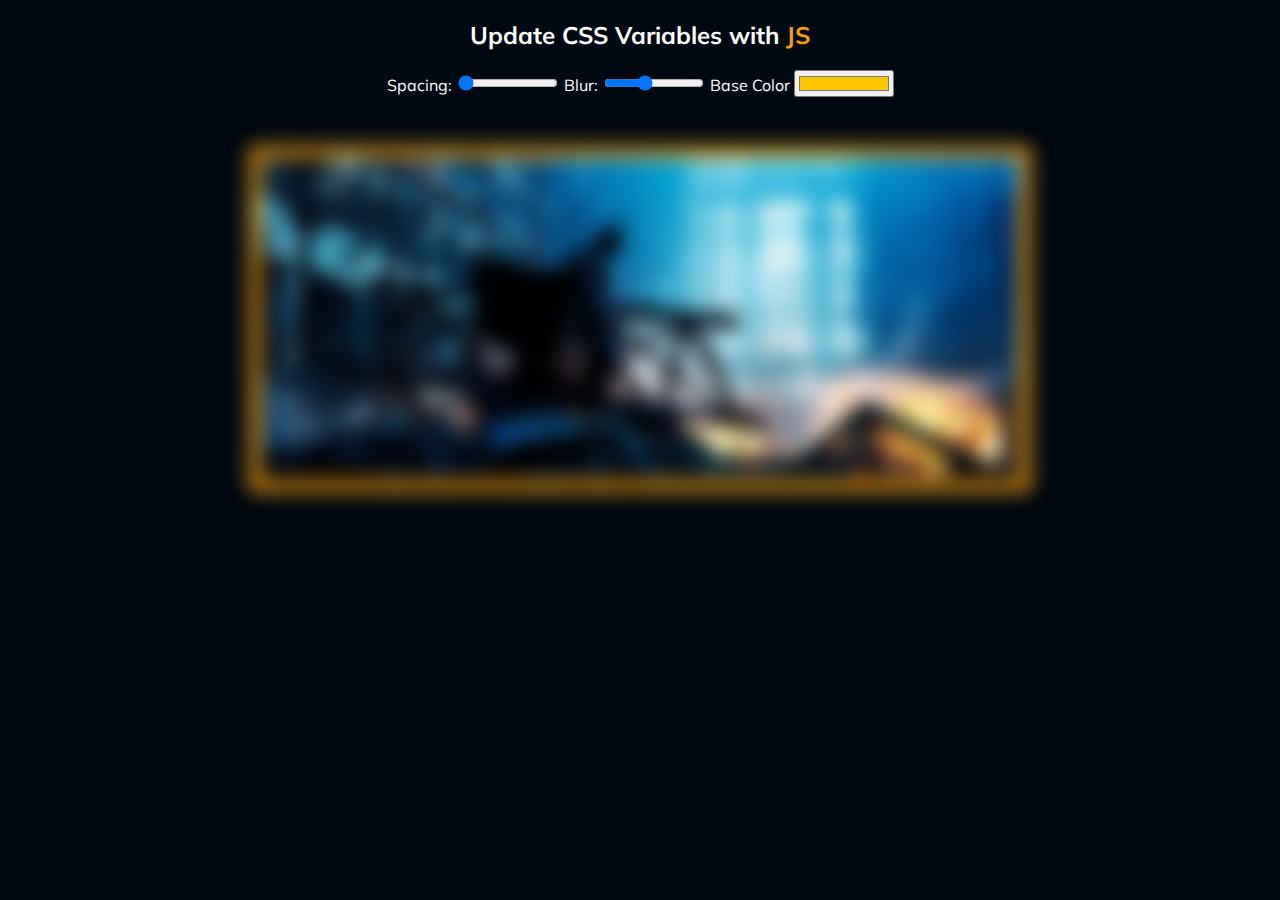
<file: CssVariables/index.html>
<!DOCTYPE html>
<html lang="en">
<head>
  <meta charset="UTF-8">
  <meta name="viewport" content="width=device-width, initial-scale=1.0">
  <link href="https://fonts.googleapis.com/css?family=Muli&amp;subset=latin-ext" rel="stylesheet">
  <meta http-equiv="X-UA-Compatible" content="ie=edge">
  <title>Document</title>
</head>
<body>

  <h2>Update CSS Variables with <span class='hl'>JS</span></h2>

  <div class="controls">
    <label for="spacing">Spacing:</label>
    <input id="spacing" type="range" name="spacing" min="10" max="200" value="10" data-sizing="px">

    <label for="blur">Blur:</label>
    <input id="blur" type="range" name="blur" min="0" max="25" value="10" data-sizing="px">

    <label for="base">Base Color</label>
    <input id="base" type="color" name="base" value="#ffc600">
  </div>

  <img src="batman.jpg">

  <style>
    :root{
      --base:#f89e09;
      --spacing:10px;
      --blur:10px;
    }

    img{
      padding:var(--spacing);
      background:var(--base);
      filter:blur(var(--blur));
    }

    .hl{
      color:var(--base);
    }
    /*
      misc styles, nothing to do with CSS variables
    */
    body {
      text-align: center;
      background: #000811;
      color: white;
      font-family: 'Muli', sans-serif;

    }
    .controls {
      margin-bottom: 50px;
    }
    input {
      width: 100px;
    }
  </style>

  <script type="text/javascript">
    const inputs = document.querySelectorAll('.controls input');

    function handleUpdate() {
    //console.log(this.value)
    const suffix = this.dataset.sizing || '';
    document.documentElement.style.setProperty(`--${this.name}`, this.value + suffix);
    };

    inputs.forEach(input => input.addEventListener('change',handleUpdate));
    inputs.forEach(input => input.addEventListener('mousemove',handleUpdate));

  </script>


</body>
</html>
</file>
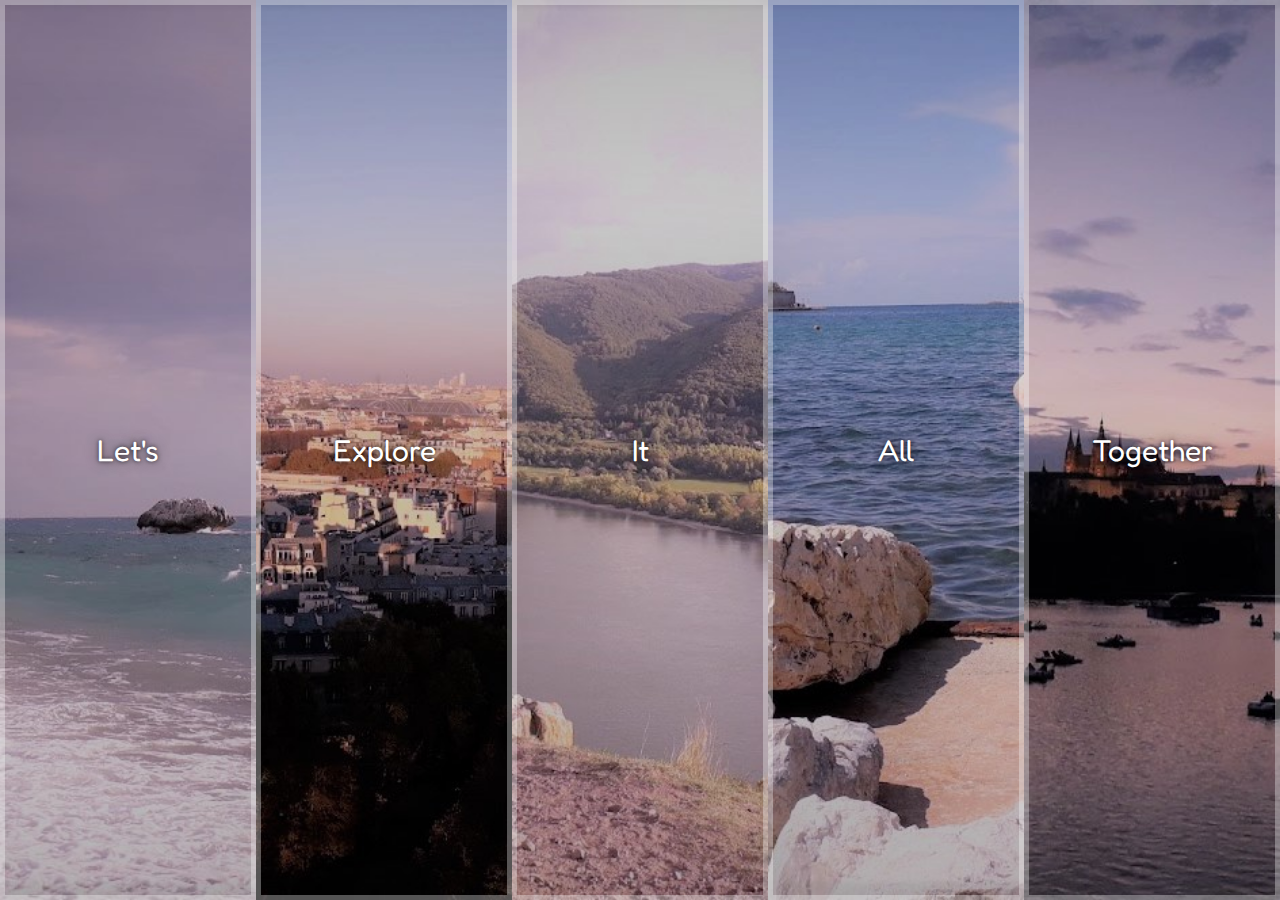
<file: FlexGallery/index.html>
<!DOCTYPE html>
<html lang="en">

<head>
    <meta charset="UTF-8">
    <title>Flex Panel Gallery</title>
    <link rel="stylesheet" type="text/css" href="style.css">
</head>

<body>
    <div class="panels">
        <div class="panel panel1">
            <p>Hey</p>
            <p>Let's</p>
            <p>Go!</p>
        </div>
        <div class="panel panel2">
            <p>Travel</p>
            <p>Explore</p>
            <p>Enjoy</p>
        </div>
        <div class="panel panel3">
            <p>Experience</p>
            <p>It</p>
            <p>Today</p>
        </div>
        <div class="panel panel4">
            <p>Give</p>
            <p>All</p>
            <p>Your Love</p>
        </div>
        <div class="panel panel5">
            <p>Life</p>
            <p>Together</p>
            <p><3</p>
        </div>
    </div>

    <script type="text/javascript">
    	const panels = document.querySelectorAll('.panel');
    	function toggleOpen () {
    		this.classList.toggle('open');
    	}
    	function toggleActive(e){
    		if (e.propertyName.includes('flex')){
    			this.classList.toggle('open-active');
    		}
    	}
    	panels.forEach(panel => panel.addEventListener('click',toggleOpen));
    	panels.forEach(panel => panel.addEventListener('transitionend',toggleActive));
    </script>
</body>

</html>
</file>
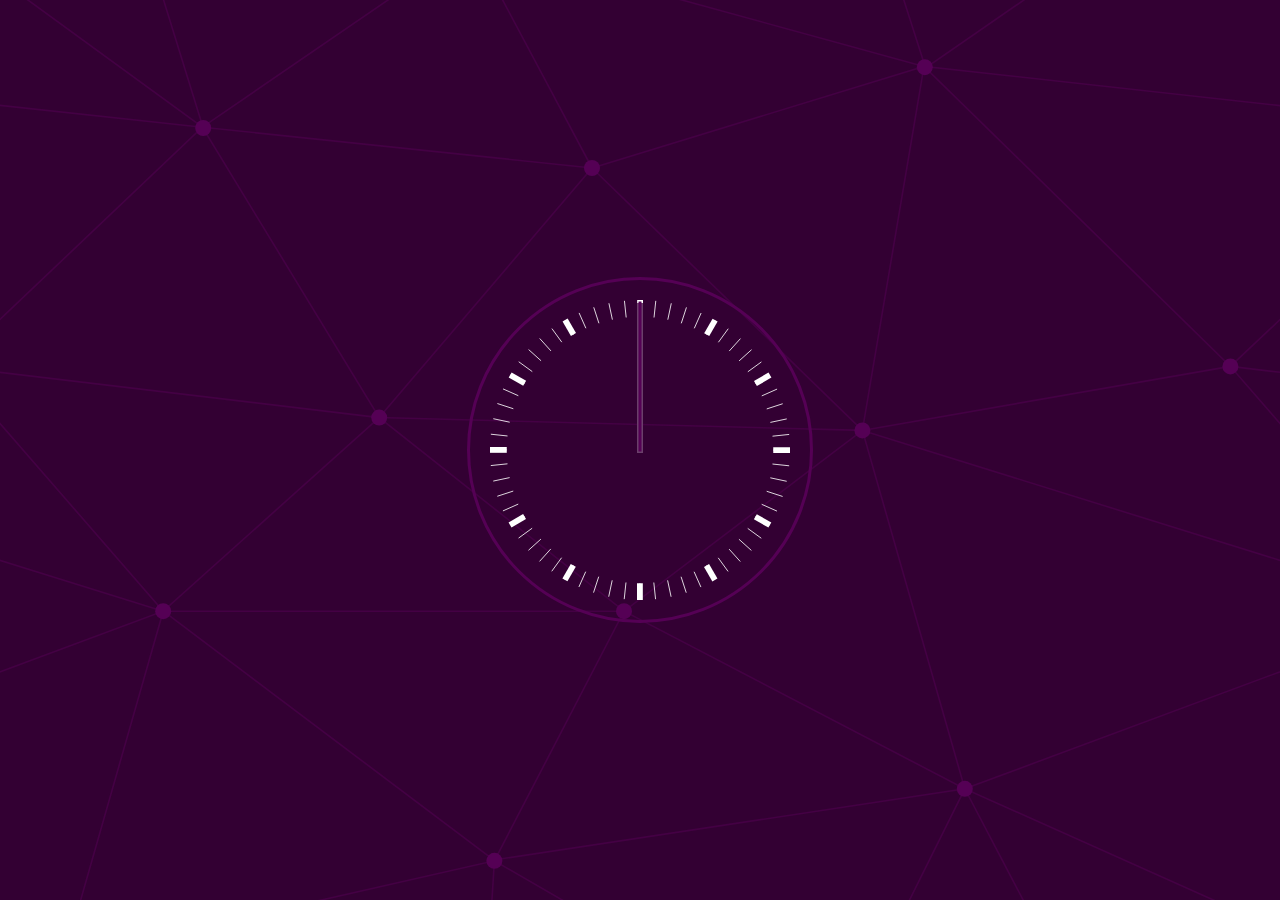
<file: JsCssClock/index.html>
<!DOCTYPE html>
<html lang="en">
<head>
  <meta charset="UTF-8">
  <meta name="viewport" content="width=device-width, initial-scale=1.0">
  <meta http-equiv="X-UA-Compatible" content="ie=edge">
  <link rel="stylesheet" href="style.css">
  <title>JS CSS Clock</title>
</head>
<body>

  <div class="clock">
    <div class="clock-face">
      <div class="hand hour-hand"></div>
      <div class="hand min-hand"></div>
      <div class="hand second-hand"></div>
    </div>
  </div>

  <script type="text/javascript">
    const secondHand = document.querySelector('.second-hand');
    const minuteHand = document.querySelector('.min-hand');
    const hourHand = document.querySelector('.hour-hand');

    function setDate() {
      const now = new Date();

      const seconds = now.getSeconds();
      const secondDegrees = ((seconds / 60) * 360) + 90; // seconds convert to degrees, 90 because css already set 90deg rotate
      secondHand.style.transform = `rotate(${secondDegrees}deg)`;

      const mins = now.getMinutes();
      const minuteDegrees = ((mins / 60) * 360) + 90;
      minuteHand.style.transform = `rotate(${minuteDegrees}deg)`;

      const hours = now.getHours();
      const hoursDegrees = ((hours / 12) * 360) + 90;
      hourHand.style.transform = `rotate(${hoursDegrees}deg)`;
    }

    setInterval(setDate, 1000);
  </script>

</body>

</html>
</file>
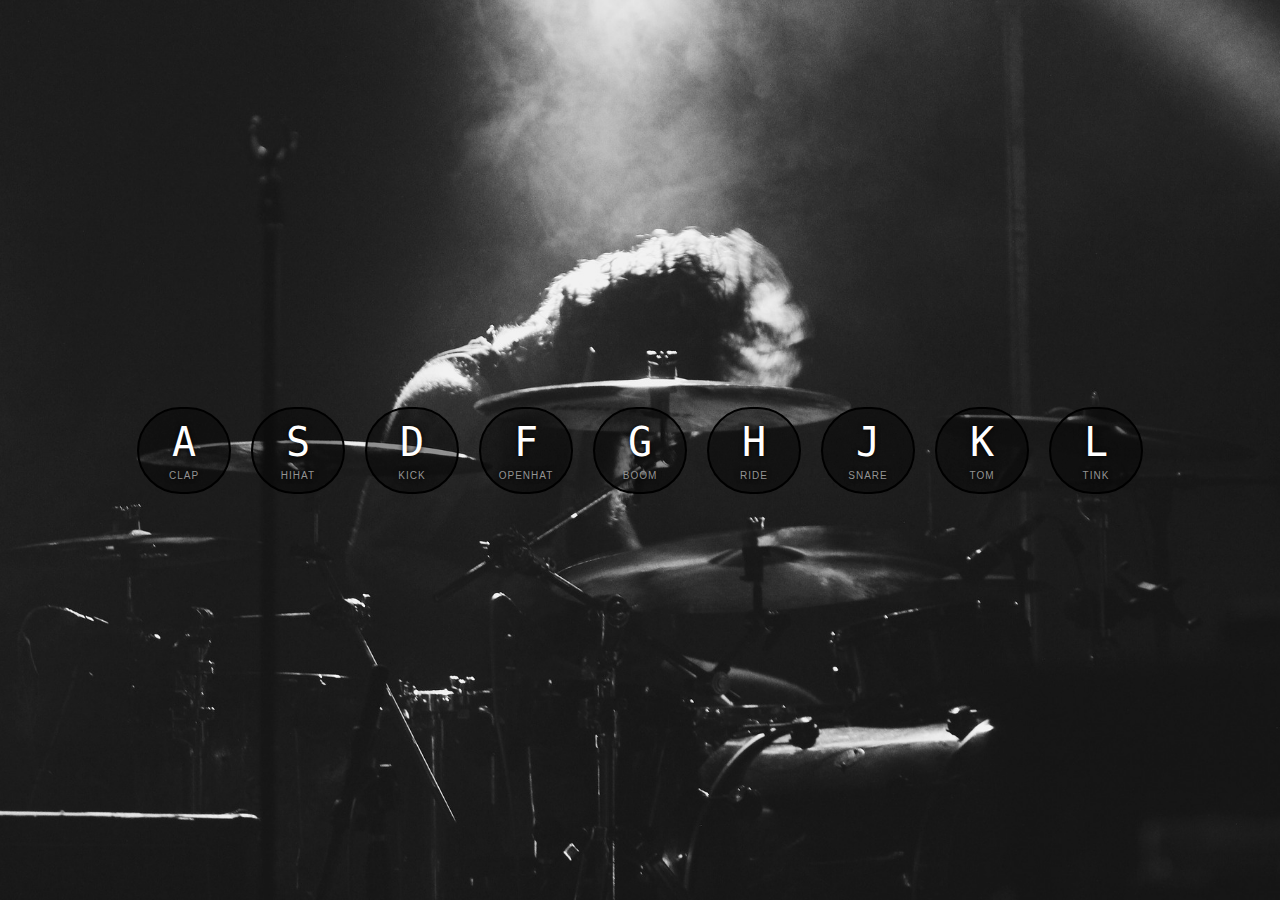
<file: miniDrumKit/index.html>
<!DOCTYPE html>
<html lang="en">
<head>
  <meta charset="UTF-8">
  <meta name="viewport" content="width=device-width, initial-scale=1.0">
  <meta http-equiv="X-UA-Compatible" content="ie=edge">
  <link rel="stylesheet" href="style.css">
  <title>MiniDrumKit</title>
</head>
<body>
  <div class="keys">
    <div data-key="65" class="key">
      <kbd>A</kbd>
      <span class="sound">clap</span>
    </div>
    <div data-key="83" class="key">
      <kbd>S</kbd>
      <span class="sound">hihat</span>
    </div>
    <div data-key="68" class="key">
      <kbd>D</kbd>
      <span class="sound">kick</span>
    </div>
    <div data-key="70" class="key">
      <kbd>F</kbd>
      <span class="sound">openhat</span>
    </div>
    <div data-key="71" class="key">
      <kbd>G</kbd>
      <span class="sound">boom</span>
    </div>
    <div data-key="72" class="key">
      <kbd>H</kbd>
      <span class="sound">ride</span>
    </div>
    <div data-key="74" class="key">
      <kbd>J</kbd>
      <span class="sound">snare</span>
    </div>
    <div data-key="75" class="key">
      <kbd>K</kbd>
      <span class="sound">tom</span>
    </div>
    <div data-key="76" class="key">
      <kbd>L</kbd>
      <span class="sound">tink</span>
    </div>
  </div>

  <audio data-key="65" ><source src="sounds/clap.wav" type="audio/mpeg"></audio>
  <audio data-key="83" ><source src="sounds/hihat.wav" type="audio/mpeg"></audio>
  <audio data-key="68" ><source src="sounds/kick.wav" type="audio/mpeg"></audio>
  <audio data-key="70" ><source src="sounds/openhat.wav" type="audio/mpeg"></audio>
  <audio data-key="71" ><source src="sounds/boom.wav" type="audio/mpeg"></audio>
  <audio data-key="72" ><source src="sounds/ride.wav" type="audio/mpeg"></audio>
  <audio data-key="74" ><source src="sounds/snare.wav" type="audio/mpeg"></audio>
  <audio data-key="75" ><source src="sounds/tom.wav" type="audio/mpeg"></audio>
  <audio data-key="76" ><source src="sounds/tink.wav" type="audio/mpeg"></audio>

<script>
window.addEventListener('keydown',function(e){
  const audio = document.querySelector(`audio[data-key="${e.keyCode}"]`);
  const key = document.querySelector(`.key[data-key="${e.keyCode}"]`); // responsible for animation
  audio.currentTime=0; // rewind the audio
  if (!audio) return; //fucntion stop
  audio.play();
  key.classList.add('playing');

  function removeTransition(e) {
    if(e.propertyName !== 'transform') return; // skip it if it is not transform
    this.classList.remove('playing');
  }
  const keys = document.querySelectorAll('.key');
  keys.forEach(key => key.addEventListener('transitionend',removeTransition));

});
</script>

</body>
</html>
</file>
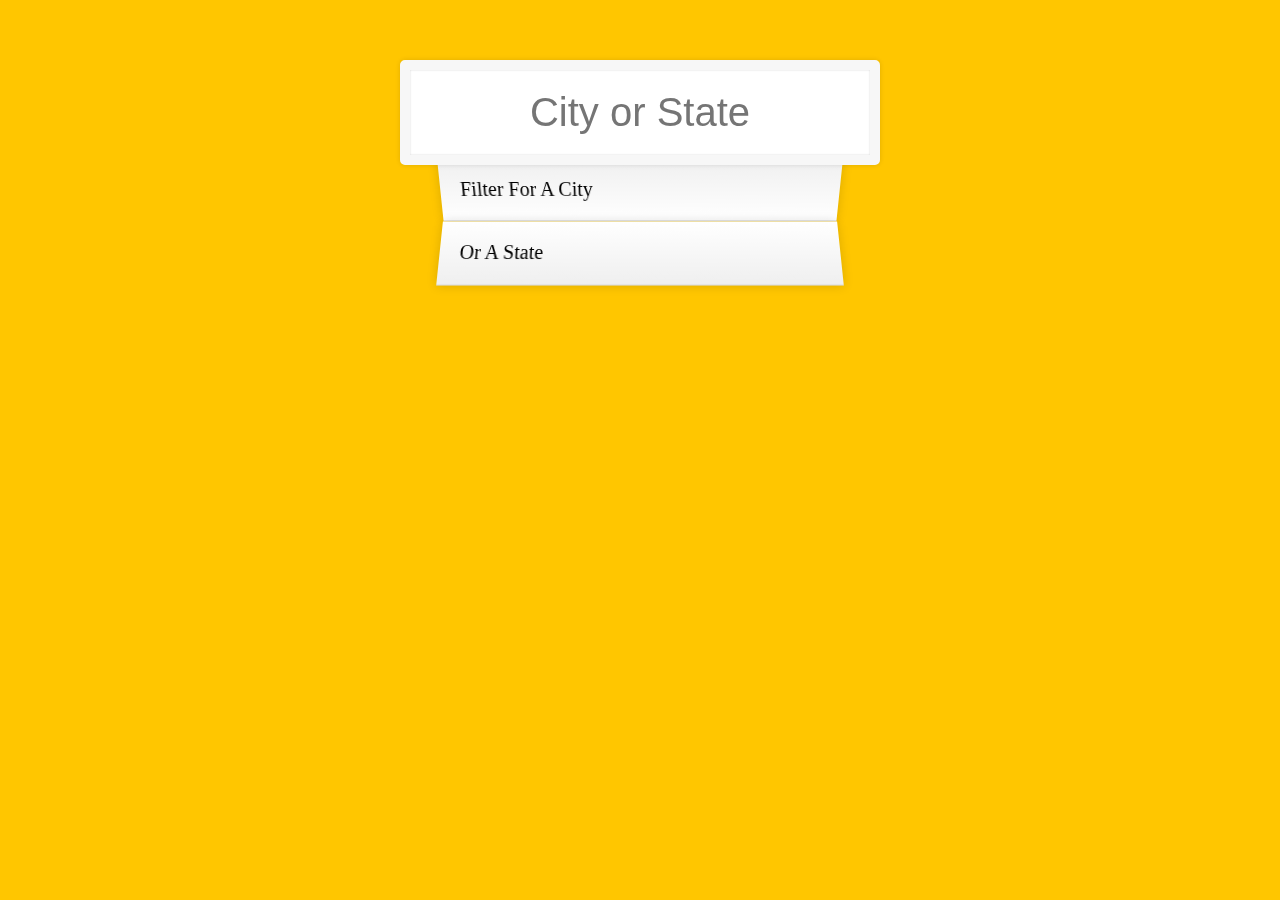
<file: typeAhead/index.html>
<!DOCTYPE html>
<html lang="en">

<head>
    <meta charset="UTF-8">
    <title>Type Ahead</title>
    <link rel="stylesheet" type="text/css" href="style.css">
</head>

<body>
    <form class="search-form">
        <input type="text" class="search" placeholder="City or State">
        <ul class="suggestions">
            <li>Filter for a city</li>
            <li>or a state</li>
        </ul>
    </form>
    <script>
    const endpoint = 'https://gist.githubusercontent.com/Miserlou/c5cd8364bf9b2420bb29/raw/2bf258763cdddd704f8ffd3ea9a3e81d25e2c6f6/cities.json';

	const cities = [];
	fetch(endpoint)
		.then(blob => blob.json())
		.then(data => cities.push(...data));

	function findMatches (wordToWatch, cities) {
		return cities.filter(place=>{
			//here we need to figure out if the city or state matches
			const regex = new RegExp(wordToWatch, 'gi')
			return place.city.match(regex) || place.state.match(regex);
		});
	}

	const searchInput = document.querySelector('.search');
	const suggestions = document.querySelector('.suggestions');

	searchInput.addEventListener('change',displayMatches);
	searchInput.addEventListener('keyup',displayMatches);


	function displayMatches () {
		const matchArray = findMatches(this.value, cities);
		const html = matchArray.map(place =>{
			const regex= new RegExp(this.value, 'gi');
			const cityName = place.city.replace(regex, `<span class="hl">${this.value}</span>`);
			const stateName = place.state.replace(regex, `<span class="hl">${this.value}</span>`);

			return `

			<li>
			<span class="name">${cityName}, ${stateName}</span>
			<span class="population">${place.population}</span>

			`;

		}).join(''); //array to a big big string :) 
		suggestions.innerHTML = html;
		}

    </script>
</body>

</html>
</file>
<file: FlexGallery/style.css>
@import url('https://fonts.googleapis.com/css?family=Fredoka+One');
html {
    box-sizing: border-box;
    background: #ffc600;
}
body {
    margin: 0;
}
*,
*:before,
*:after {
    box-sizing: inherit;
}
.panels {
    min-height: 100vh;
    overflow: hidden;
    display: flex;
}
.panel {
    background: #6B0F9C;
    box-shadow: inset 0 0 0 5px rgba(255, 255, 255, 0.33);
    color: white;
    text-align: center;
    align-items: center;
    /* Safari transitionend event.propertyName === flex */
    /* Chrome + FF transitionend event.propertyName === flex-grow */
    transition:
        font-size 0.7s cubic-bezier(0.61, -0.19, 0.7, -0.11),
        flex 0.7s cubic-bezier(0.61, -0.19, 0.7, -0.11),
        background 0.2s;
    font-size: 20px;
    background-size: cover;
    background-position: center;
    flex: 1;
    justify-content: center;
    display: flex;
    flex-direction: column;
}
.panel1 {
    background-image: url(img/1.jpg);
}
.panel2 {
    background-image: url(img/2.jpg);
}
.panel3 {
    background-image: url(img/3.jpg);
}
.panel4 {
    background-image: url(img/4.jpg);
}
.panel5 {
    background-image: url(img/5.jpg);
}
/* Flex Items */
.panel>* {
    margin: 0;
    width: 100%;
    transition: transform 0.5s;
    flex: 1 0 auto;
    display: flex;
    justify-content: center;
    align-items: center;
}
.panel>*:first-child {
    transform: translateY(-100%);
}
.panel.open-active>*:first-child {
    transform: translateY(0);
}
.panel>*:last-child {
    transform: translateY(100%);
}
.panel.open-active>*:last-child {
    transform: translateY(0);
}
.panel p {
    font-family: 'Fredoka One', cursive;
    text-shadow: 0 0 4px rgba(0, 0, 0, 0.72), 0 0 14px rgba(0, 0, 0, 0.45);
    font-size: 1em;
}
.panel p:nth-child(2) {
    font-size: 1.5em;
}
.panel.open {
    flex: 7;
    font-size: 3em;
}
@media only screen and (max-width: 600px) {
    .panel p {
        font-size: 1em;
    }
}
</file>
<file: JsCssClock/style.css>
html {
  background: #018DED url(img/bg.svg);
  background-size: cover;
  text-align: center;
  font-size: 10px;
}

body {
  margin: 0;
  font-size: 2rem;
  display: flex;
  flex: 1;
  min-height: 100vh;
  align-items: center;
}

.clock {
  width: 30rem;
  height: 30rem;
  border: 3px solid #550055;
  border-radius: 50%;
  margin: 50px auto;
  position: relative;
  padding: 2rem;
}

.clock-face {
  position: relative;
  width: 100%;
  height: 100%;
  /* transform: translateY(-3px); */
  background-image: url(img/clock-face.svg);
  background-repeat: no-repeat;
  background-size: cover;
}

.hand {
  width: 50%;
  height: 6px;
  position: absolute;
  top: 50%;
  transform-origin: 100%;
  transform: rotate(90deg);
  transition: all 0.05s;
  transition-timing-function: cubic-bezier(0, 2.92, 0.58, 1);
}

.min-hand {
  background-color: #6b3f6b;
}

.hour-hand {
  background-color: #7b6a7b;
  width:40%;
  left:10%;
}

.second-hand {
  background-color: #550055;
  height:3px;
}
</file>
<file: miniDrumKit/style.css>
html {
  font-size: 10px;
  background: url(img/bg.jpg) bottom center;
  background-size: cover;
}

body,html {
  margin: 0;
  padding: 0;
  font-family: sans-serif;
}

.keys {
  display: flex;
  flex: 1;
  min-height: 100vh;
  align-items: center;
  justify-content: center;
}

.key {
  border: .2rem solid black;
  border-radius: 10rem;
  margin: 1rem;
  font-size: 1.5rem;
  padding: 1rem .5rem;
  transition: all .07s ease;
  width: 8rem;
  text-align: center;
  color: white;
  background: rgba(0,0,0,0.4);
  text-shadow: 0 0 .5rem black;
}

.playing {
  transform: scale(1.1);
  border-color: #ffc600;
  box-shadow: 0 0 1rem #ffc600;
}

kbd {
  display: block;
  font-size: 4rem;
}

.sound {
  font-size: 1rem;
  text-transform: uppercase;
  letter-spacing: .1rem;
  color: #939393;
}
</file>
<file: typeAhead/style.css>
html {
  box-sizing: border-box;
  background: #ffc600;
  font-family: 'helvetica neue';
  font-size: 20px;
  font-weight: 200;
}

*, *:before, *:after {
  box-sizing: inherit;
}

input {
  width: 100%;
  padding: 20px;
}

.search-form {
  max-width: 400px;
  margin: 50px auto;
}

input.search {
  margin: 0;
  text-align: center;
  outline: 0;
  border: 10px solid #F7F7F7;
  width: 120%;
  left: -10%;
  position: relative;
  top: 10px;
  z-index: 2;
  border-radius: 5px;
  font-size: 40px;
  box-shadow: 0 0 5px rgba(0, 0, 0, 0.12), inset 0 0 2px rgba(0, 0, 0, 0.19);
}

.suggestions {
  margin: 0;
  padding: 0;
  position: relative;
  /*perspective: 20px;*/
}

.suggestions li {
  background: white;
  list-style: none;
  border-bottom: 1px solid #D8D8D8;
  box-shadow: 0 0 10px rgba(0, 0, 0, 0.14);
  margin: 0;
  padding: 20px;
  transition: background 0.2s;
  display: flex;
  justify-content: space-between;
  text-transform: capitalize;
}

.suggestions li:nth-child(even) {
  transform: perspective(100px) rotateX(3deg) translateY(2px) scale(1.001);
  background: linear-gradient(to bottom,  #ffffff 0%,#EFEFEF 100%);
}

.suggestions li:nth-child(odd) {
  transform: perspective(100px) rotateX(-3deg) translateY(3px);
  background: linear-gradient(to top,  #ffffff 0%,#EFEFEF 100%);
}

span.population {
  font-size: 15px;
}

.hl {
  background: #ffc600;
}
</file>
